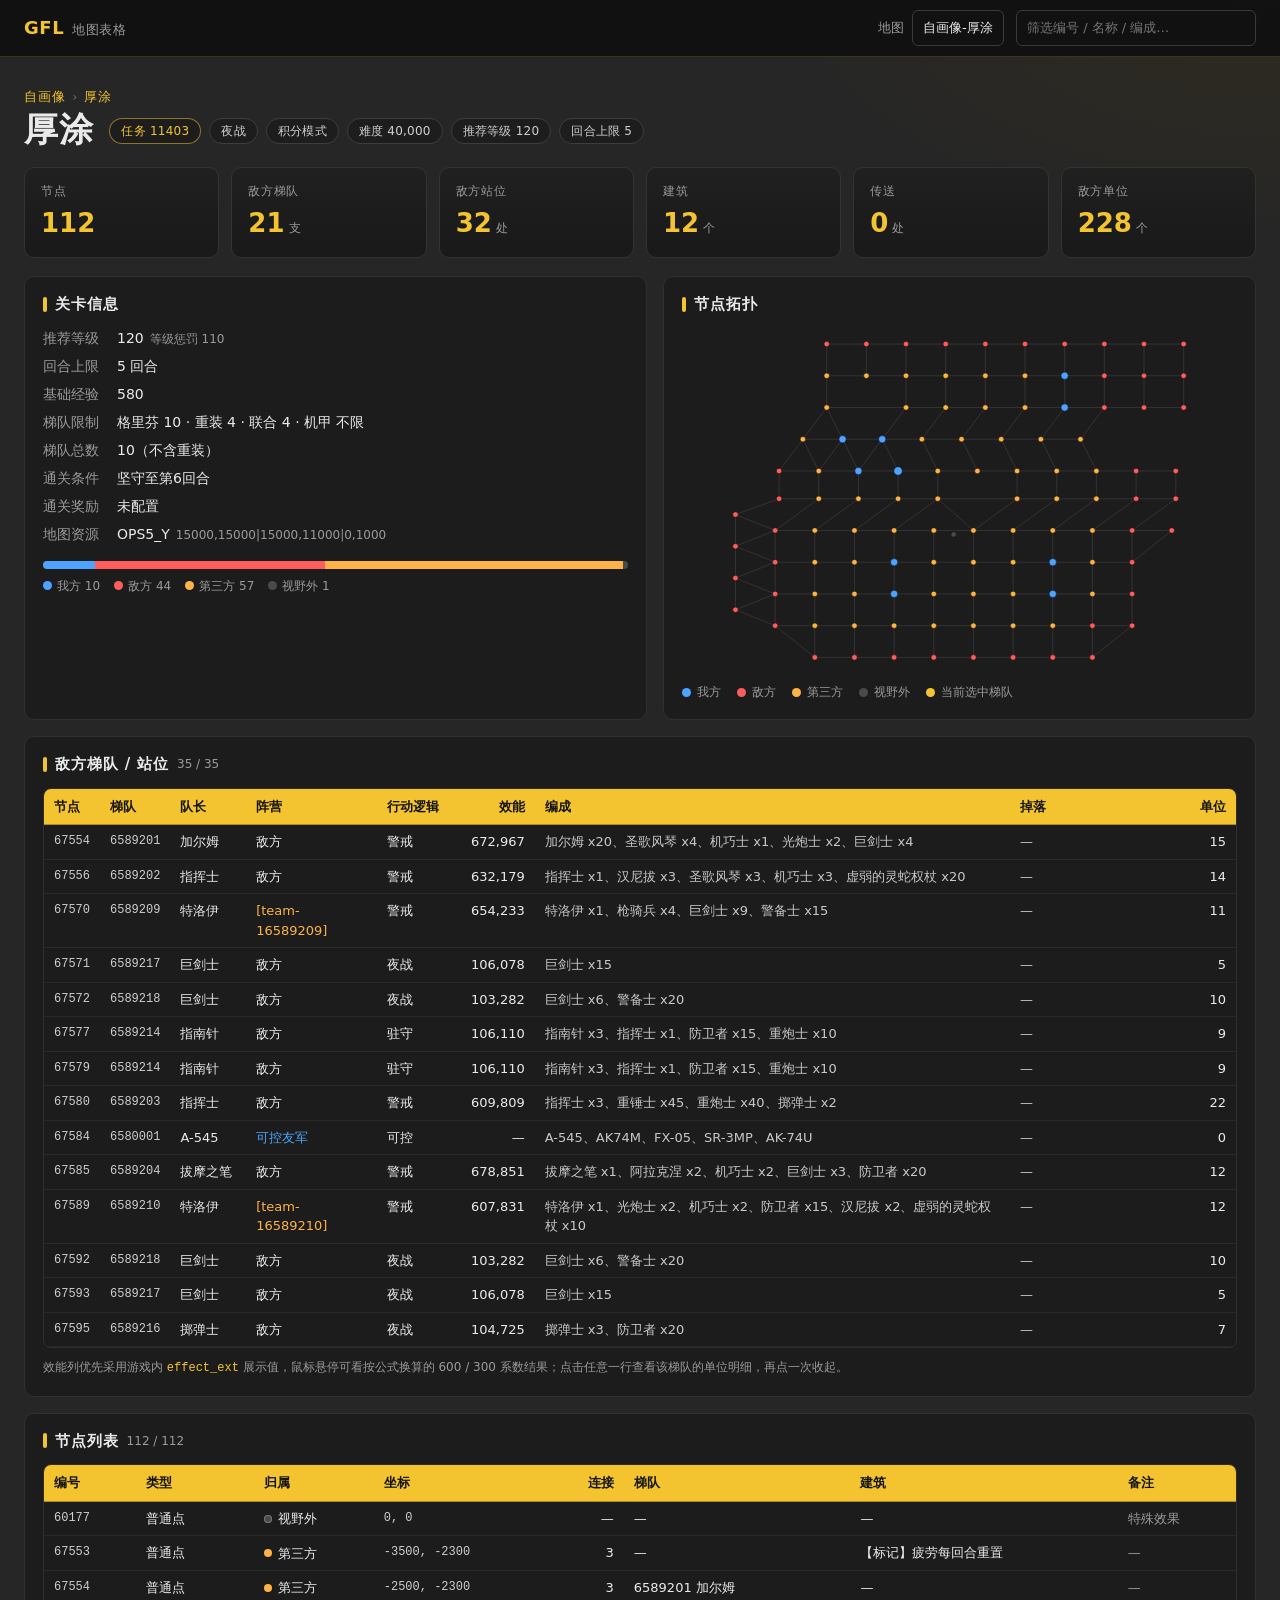
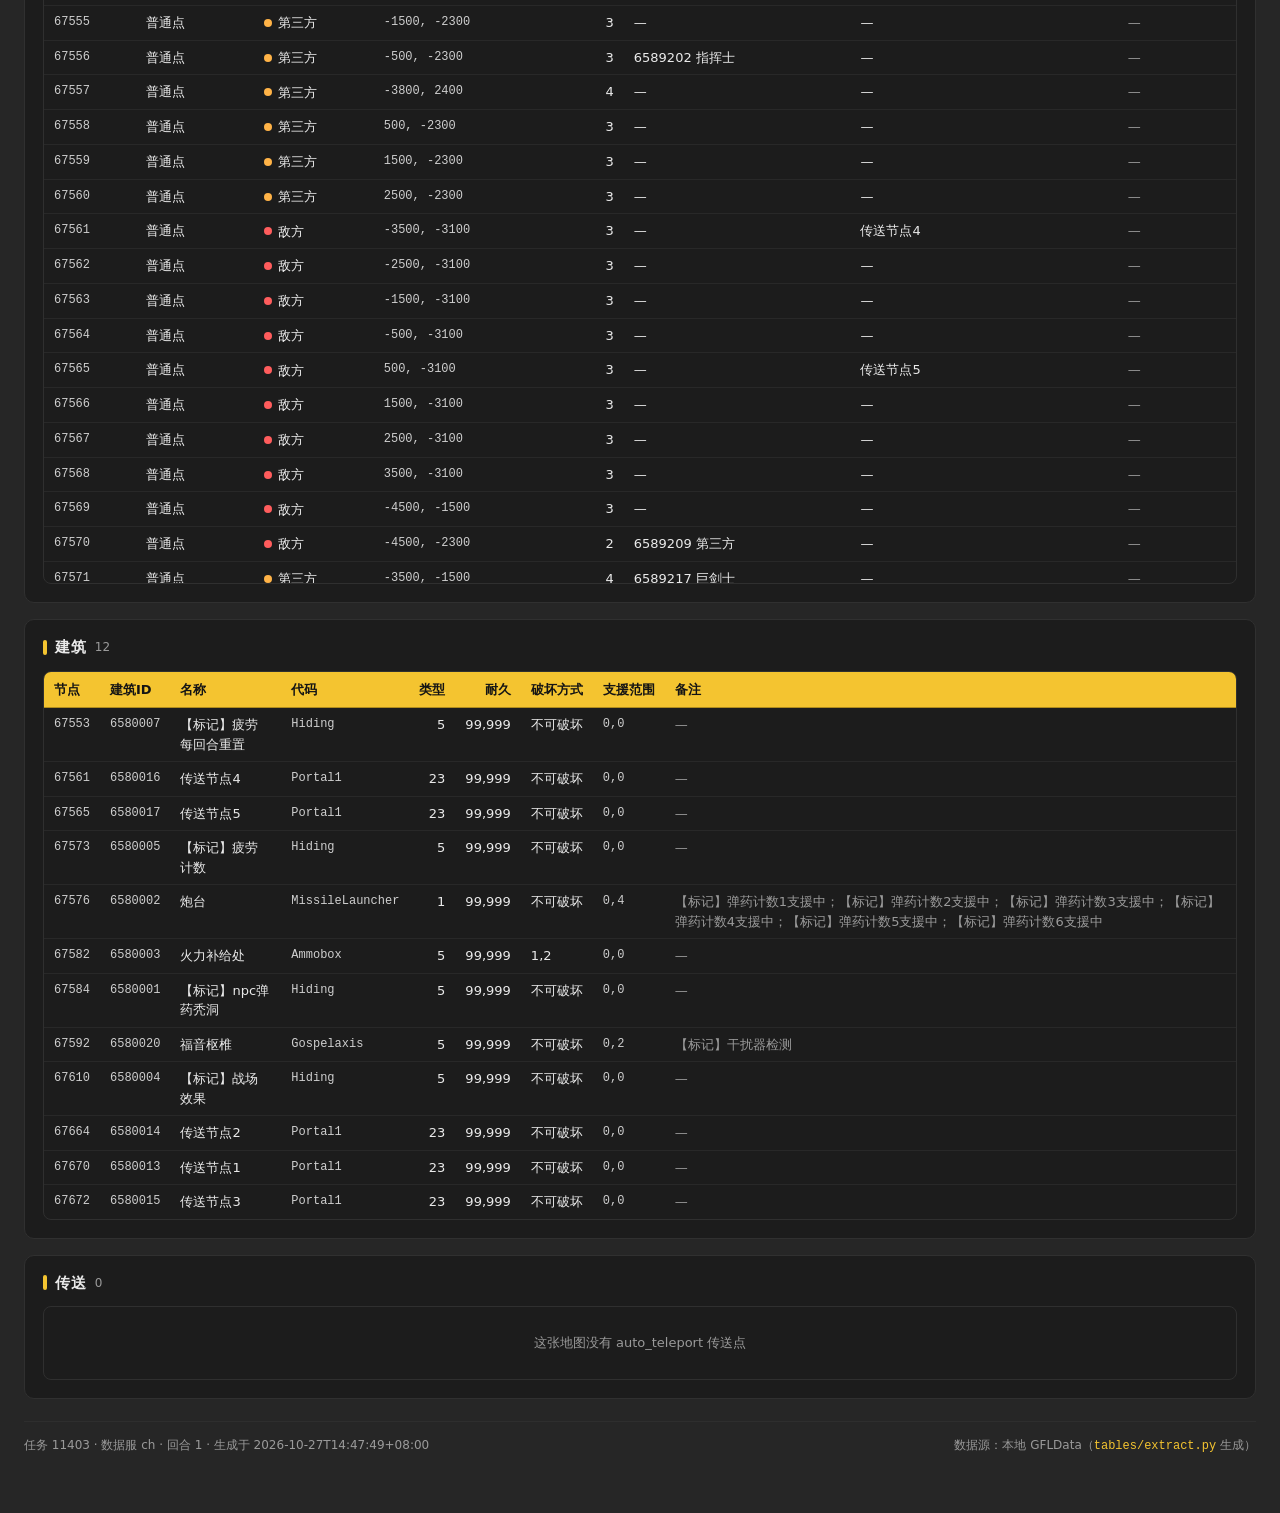
<file: GFLH-SlowShock/mk/tables/index.html>
<!DOCTYPE html>
<html lang="zh-CN">

<head>
  <meta charset="utf-8">
  <meta name="viewport" content="width=device-width, initial-scale=1">
  <title>地图表格 · 少女前线</title>
  <link rel="stylesheet" href="style.css">
</head>

<body>

  <header class="topbar">
    <div class="brand">
      <span class="brand-mark">GFL</span>
      <span class="brand-text">地图表格</span>
    </div>
    <div class="toolbar">
      <label class="select-label">
        地图
        <select id="mission-select"></select>
      </label>
      <input id="filter" type="search" autocomplete="off" placeholder="筛选编号 / 名称 / 编成…">
    </div>
  </header>

  <main id="app">
    <div id="loading" class="placeholder">正在读取数据…</div>
    <div id="error" class="error" hidden></div>
    <div id="content" hidden>
      <section class="hero">
        <div class="crumbs" id="crumbs"></div>
        <div class="hero-row">
          <h1 id="title"></h1>
          <div class="chips" id="chips"></div>
        </div>
        <p class="desc" id="desc"></p>
      </section>

      <section class="cards" id="cards"></section>

      <div class="layout">
        <section class="panel">
          <h2>关卡信息</h2>
          <div id="info"></div>
        </section>
        <section class="panel">
          <h2>节点拓扑</h2>
          <div id="topology" class="topology"></div>
          <div class="legend" id="legend"></div>
        </section>
      </div>

      <section class="panel">
        <h2>敌方梯队 / 站位 <span class="count" id="enemy-count"></span></h2>
        <div class="table-wrap" id="enemy-table"></div>
        <p class="note">效能列优先采用游戏内 <code>effect_ext</code> 展示值，鼠标悬停可看按公式换算的 600 / 300 系数结果；点击任意一行查看该梯队的单位明细，再点一次收起。</p>
        <div id="unit-detail" class="unit-detail"></div>
      </section>

      <section class="panel">
        <h2>节点列表 <span class="count" id="node-count"></span></h2>
        <div class="table-wrap tall" id="node-table"></div>
      </section>

      <section class="panel">
        <h2>建筑 <span class="count" id="building-count"></span></h2>
        <div class="table-wrap" id="building-table"></div>
      </section>

      <section class="panel">
        <h2>传送 <span class="count" id="portal-count"></span></h2>
        <div class="table-wrap" id="portal-table"></div>
      </section>

      <footer class="foot">
        <span id="meta"></span>
        <span>数据源：本地 GFLData（<code>tables/extract.py</code> 生成）</span>
      </footer>
    </div>
  </main>

  <script src="app.js"></script>

</body>

</html>
</file>
<file: GFLH-SlowShock/mk/tables/style.css>
:root {
  --bg: #262626;
  --bg-deep: #1a1a1a;
  --panel: #1c1c1c;
  --panel-soft: #222222;
  --line: #f4c43033;
  --line-strong: #f4c43088;
  --gold: #f4c430;
  --text: #eaeaea;
  --muted: #9a9a9a;
  --ally: #4da3ff;
  --enemy: #ff5d5d;
  --third: #ffb347;
  --none: #7a7a7a;
  --radius: 10px;
}

* {
  box-sizing: border-box;
}

html {
  color-scheme: dark;
}

body {
  margin: 0;
  min-height: 100vh;
  background:
    radial-gradient(1200px 500px at 15% -10%, #333333 0%, transparent 60%),
    radial-gradient(900px 420px at 100% 0%, #2f2b20 0%, transparent 55%),
    var(--bg);
  color: var(--text);
  font-family: "Noto Sans SC", "Noto Sans", "Microsoft YaHei", system-ui, sans-serif;
  font-size: 14px;
  line-height: 1.5;
}

code {
  font-family: "Cascadia Code", Consolas, monospace;
  font-size: 12px;
  color: var(--gold);
}

/* ---------------------------------------------------------------- top bar */
.topbar {
  position: sticky;
  top: 0;
  z-index: 20;
  display: flex;
  align-items: center;
  justify-content: space-between;
  gap: 16px;
  padding: 10px 24px;
  background: #111111ee;
  border-bottom: 1px solid var(--line);
  backdrop-filter: blur(8px);
}

.brand {
  display: flex;
  align-items: baseline;
  gap: 8px;
  letter-spacing: .04em;
}

.brand-mark {
  font-weight: 800;
  color: var(--gold);
  font-size: 18px;
}

.brand-text {
  font-size: 13px;
  color: var(--muted);
}

.toolbar {
  display: flex;
  align-items: center;
  gap: 12px;
  flex-wrap: wrap;
  justify-content: flex-end;
}

.select-label {
  display: flex;
  align-items: center;
  gap: 8px;
  color: var(--muted);
  font-size: 13px;
}

select,
input[type="search"] {
  appearance: none;
  background: #111111;
  color: var(--text);
  border: 1px solid #3a3a3a;
  border-radius: 6px;
  padding: 7px 10px;
  font: inherit;
  font-size: 13px;
  outline: none;
}

select:focus,
input[type="search"]:focus {
  border-color: var(--line-strong);
}

input[type="search"] {
  width: 240px;
}

/* ---------------------------------------------------------------- layout */
main {
  max-width: 1440px;
  margin: 0 auto;
  padding: 24px 24px 60px;
}

.placeholder {
  padding: 60px 0;
  text-align: center;
  color: var(--muted);
}

.error {
  margin: 40px 0;
  padding: 18px 20px;
  border: 1px solid #ff5d5d66;
  border-left: 4px solid #ff5d5d;
  border-radius: var(--radius);
  background: #2a1a1a;
  color: #ffd7d7;
  white-space: pre-wrap;
}

/* ---------------------------------------------------------------- hero */
.hero {
  margin: 6px 0 18px;
}

.crumbs {
  color: var(--gold);
  font-size: 13px;
  letter-spacing: .08em;
}

.crumbs .sep {
  color: #6b6b6b;
  margin: 0 6px;
}

.hero-row {
  display: flex;
  align-items: flex-end;
  gap: 16px;
  flex-wrap: wrap;
}

h1 {
  margin: 4px 0 0;
  font-size: 34px;
  line-height: 1.15;
  letter-spacing: .02em;
}

.chips {
  display: flex;
  gap: 8px;
  flex-wrap: wrap;
  padding-bottom: 5px;
}

.chip {
  border: 1px solid #3d3d3d;
  background: #1d1d1d;
  color: #cfcfcf;
  border-radius: 999px;
  padding: 3px 11px;
  font-size: 12px;
  letter-spacing: .02em;
}

.chip.gold {
  border-color: var(--line-strong);
  color: var(--gold);
}

.desc {
  margin: 10px 0 0;
  color: var(--muted);
  max-width: 900px;
}

/* ---------------------------------------------------------------- cards */
.cards {
  display: grid;
  grid-template-columns: repeat(auto-fit, minmax(150px, 1fr));
  gap: 12px;
  margin-bottom: 18px;
}

.card {
  background: linear-gradient(180deg, #202020, #191919);
  border: 1px solid #333;
  border-radius: var(--radius);
  padding: 14px 16px;
}

.card .label {
  color: var(--muted);
  font-size: 12px;
  letter-spacing: .06em;
}

.card .value {
  margin-top: 4px;
  font-size: 26px;
  font-weight: 700;
  color: var(--gold);
  font-variant-numeric: tabular-nums;
}

.card .value small {
  font-size: 12px;
  font-weight: 400;
  color: var(--muted);
  margin-left: 4px;
}

/* ---------------------------------------------------------------- panels */
.layout {
  display: grid;
  grid-template-columns: minmax(0, 1.05fr) minmax(0, 1fr);
  gap: 16px;
}

.panel {
  background: var(--panel);
  border: 1px solid #303030;
  border-radius: var(--radius);
  padding: 16px 18px 18px;
  margin-bottom: 16px;
  min-width: 0;
}

.panel h2 {
  display: flex;
  align-items: center;
  gap: 8px;
  margin: 0 0 12px;
  font-size: 15px;
  letter-spacing: .06em;
  font-weight: 700;
}

.panel h2::before {
  content: "";
  width: 4px;
  height: 15px;
  background: var(--gold);
  border-radius: 2px;
}

.count {
  color: var(--muted);
  font-weight: 400;
  font-size: 12px;
  letter-spacing: 0;
}

/* ---------------------------------------------------------------- info list */
.info-list {
  display: grid;
  grid-template-columns: auto minmax(0, 1fr);
  gap: 7px 18px;
  margin: 0;
}

.info-list dt {
  color: var(--muted);
  white-space: nowrap;
}

.info-list dd {
  margin: 0;
  min-width: 0;
  overflow-wrap: anywhere;
}

.info-list dd .sub {
  color: var(--muted);
  font-size: 12px;
  margin-left: 6px;
}

.sub {
  color: var(--muted);
  font-size: 11px;
  margin-left: 6px;
  font-weight: 400;
}

.u-code {
  display: block;
  margin-top: 1px;
  color: #868686;
  font-family: "Cascadia Code", Consolas, monospace;
  font-size: 11px;
}

.note {
  margin: 10px 0 0;
  color: var(--muted);
  font-size: 12px;
  line-height: 1.6;
}

.belong-bar {
  display: flex;
  height: 8px;
  margin-top: 16px;
  border-radius: 4px;
  overflow: hidden;
  background: #2a2a2a;
}

.belong-bar span {
  display: block;
  height: 100%;
}

.belong-legend {
  display: flex;
  gap: 14px;
  flex-wrap: wrap;
  margin-top: 8px;
  color: var(--muted);
  font-size: 12px;
}

.belong-legend i {
  width: 9px;
  height: 9px;
  border-radius: 50%;
  display: inline-block;
  margin-right: 5px;
}

.tag {
  display: inline-block;
  padding: 1px 7px;
  border-radius: 4px;
  font-size: 12px;
  border: 1px solid currentColor;
  opacity: .95;
}

.tag.night {
  color: #8fb8ff;
}

.tag.day {
  color: #ffd479;
}

/* ---------------------------------------------------------------- tables */
.table-wrap {
  overflow: auto;
  max-height: 560px;
  border: 1px solid #2f2f2f;
  border-radius: 8px;
}

.table-wrap.tall {
  max-height: 720px;
}

table {
  width: 100%;
  border-collapse: separate;
  border-spacing: 0;
  font-size: 13px;
}

thead th {
  position: sticky;
  top: 0;
  z-index: 2;
  background: #f4c430;
  color: #141414;
  font-weight: 700;
  text-align: left;
  padding: 8px 10px;
  white-space: nowrap;
  border-bottom: 1px solid #b08c1c;
}

tbody td {
  padding: 7px 10px;
  border-bottom: 1px solid #ffffff0d;
  vertical-align: top;
}

tbody tr:hover td {
  background: #f4c43010;
}

tbody tr.selected td {
  background: #f4c4301f;
}

tbody tr:last-child td {
  border-bottom: none;
}

td.num,
th.num {
  text-align: right;
  font-variant-numeric: tabular-nums;
  white-space: nowrap;
}

td.mono {
  font-family: "Cascadia Code", Consolas, monospace;
  font-size: 12px;
  color: #cfcfcf;
  white-space: nowrap;
}

td.wrap {
  min-width: 180px;
  color: #c8c8c8;
}

td.muted {
  color: var(--muted);
}

.belong {
  display: inline-flex;
  align-items: center;
  gap: 6px;
  white-space: nowrap;
}

.belong::before {
  content: "";
  width: 8px;
  height: 8px;
  border-radius: 50%;
  background: var(--none);
}

.belong.b1::before {
  background: var(--ally);
}

.belong.b2::before {
  background: var(--enemy);
}

.belong.b3::before {
  background: var(--third);
}

.belong.b99::before {
  background: #4a4a4a;
  box-shadow: inset 0 0 0 1px #777;
}

.kind-ally {
  color: var(--ally);
}

.kind-third {
  color: var(--third);
}

.team-link {
  color: var(--gold);
  text-decoration: none;
  border-bottom: 1px dotted #f4c43055;
  cursor: pointer;
}

.empty {
  padding: 26px 16px;
  text-align: center;
  color: var(--muted);
  font-size: 13px;
}

/* ---------------------------------------------------------------- unit detail */
.unit-detail {
  margin-top: 14px;
}

.unit-detail:empty {
  display: none;
}

.unit-detail .head {
  display: flex;
  align-items: baseline;
  gap: 12px;
  flex-wrap: wrap;
  margin-bottom: 8px;
}

.unit-detail .head strong {
  font-size: 15px;
}

.unit-detail .head .hint {
  color: var(--muted);
  font-size: 12px;
}

/* ---------------------------------------------------------------- topology */
.topology svg {
  display: block;
  width: 100%;
  height: auto;
}

.legend {
  display: flex;
  gap: 16px;
  flex-wrap: wrap;
  margin-top: 10px;
  color: var(--muted);
  font-size: 12px;
}

.legend span {
  display: inline-flex;
  align-items: center;
  gap: 6px;
}

.legend i {
  width: 9px;
  height: 9px;
  border-radius: 50%;
  display: inline-block;
}

/* ---------------------------------------------------------------- footer */
.foot {
  display: flex;
  justify-content: space-between;
  gap: 16px;
  flex-wrap: wrap;
  margin-top: 22px;
  padding-top: 14px;
  border-top: 1px solid #2e2e2e;
  color: var(--muted);
  font-size: 12px;
}

@media (max-width: 1000px) {
  .layout {
    grid-template-columns: minmax(0, 1fr);
  }

  main {
    padding: 16px 14px 40px;
  }

  .topbar {
    padding: 10px 14px;
  }

  input[type="search"] {
    width: 180px;
  }

  h1 {
    font-size: 26px;
  }
}
</file>
